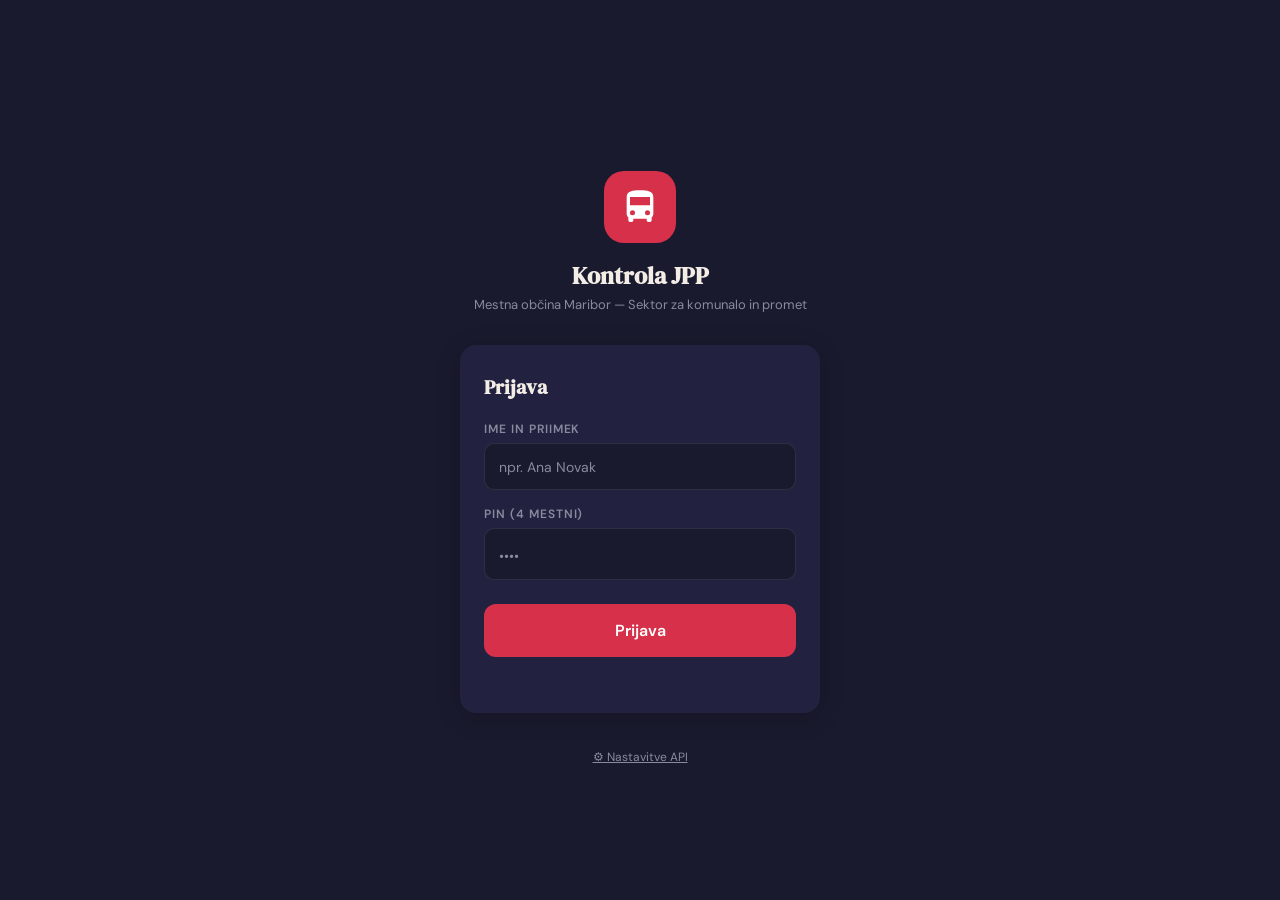
<file: index.html>
<!DOCTYPE html>
<html lang="sl">
<head>
  <meta charset="UTF-8">
  <meta name="viewport" content="width=device-width, initial-scale=1.0, maximum-scale=1.0, user-scalable=no">
  <title>Kontrola JPP — MOM</title>
  <link rel="manifest" href="manifest.json">
  <meta name="theme-color" content="#d6304a">
  <meta name="apple-mobile-web-app-capable" content="yes">
  <meta name="apple-mobile-web-app-status-bar-style" content="black-translucent">
  <meta name="apple-mobile-web-app-title" content="Kontrola JPP">
  <link rel="apple-touch-icon" href="icon-192.png">
  <link rel="preconnect" href="https://fonts.googleapis.com">
  <link href="https://fonts.googleapis.com/css2?family=DM+Serif+Display&family=DM+Sans:wght@400;500;600&display=swap" rel="stylesheet">
  <link rel="stylesheet" href="css/style.css">
  <style>
    body { background: var(--bg); display: flex; flex-direction: column; min-height: 100vh; }
    .login-wrap {
      flex: 1;
      display: flex;
      flex-direction: column;
      align-items: center;
      justify-content: center;
      padding: 24px;
      gap: 32px;
    }
    .login-logo {
      text-align: center;
    }
    .login-logo .logo-badge {
      display: inline-flex;
      align-items: center;
      justify-content: center;
      width: 72px; height: 72px;
      background: var(--primary);
      border-radius: 20px;
      margin-bottom: 16px;
    }
    .login-logo .logo-badge svg { width: 40px; height: 40px; fill: white; }
    .login-logo h1 {
      font-family: 'DM Serif Display', serif;
      font-size: 24px;
      color: var(--text-primary);
      margin: 0 0 4px;
    }
    .login-logo p {
      font-size: 13px;
      color: var(--text-secondary);
      margin: 0;
    }
    .login-card {
      background: var(--surface);
      border-radius: 16px;
      padding: 28px 24px;
      width: 100%;
      max-width: 360px;
      box-shadow: 0 4px 24px rgba(0,0,0,0.18);
    }
    .login-card h2 {
      font-family: 'DM Serif Display', serif;
      font-size: 20px;
      color: var(--text-primary);
      margin: 0 0 20px;
    }
    .form-group {
      margin-bottom: 16px;
    }
    .form-group label {
      display: block;
      font-size: 12px;
      font-weight: 600;
      color: var(--text-secondary);
      text-transform: uppercase;
      letter-spacing: 0.08em;
      margin-bottom: 6px;
    }
    .form-group input {
      width: 100%;
      background: var(--bg);
      border: 1.5px solid var(--border);
      border-radius: 10px;
      color: var(--text-primary);
      font-family: 'DM Sans', sans-serif;
      font-size: 16px;
      padding: 12px 14px;
      box-sizing: border-box;
      transition: border-color 0.15s;
      -webkit-appearance: none;
    }
    .form-group input:focus {
      outline: none;
      border-color: var(--primary);
    }
    .form-group input[type="password"] {
      letter-spacing: 6px;
      font-size: 20px;
    }
    .form-group input::placeholder { letter-spacing: 0; font-size: 14px; color: var(--text-secondary); }
    .btn-login {
      width: 100%;
      background: var(--primary);
      color: white;
      border: none;
      border-radius: 12px;
      font-family: 'DM Sans', sans-serif;
      font-size: 16px;
      font-weight: 600;
      padding: 16px;
      cursor: pointer;
      margin-top: 8px;
      transition: opacity 0.15s, transform 0.1s;
    }
    .btn-login:active { opacity: 0.85; transform: scale(0.98); }
    .btn-login:disabled { opacity: 0.5; }
    .login-err {
      color: var(--danger);
      font-size: 13px;
      text-align: center;
      min-height: 18px;
      margin-top: 10px;
    }
    .login-footer {
      text-align: center;
      font-size: 12px;
      color: var(--text-secondary);
    }
    .login-footer a { color: var(--text-secondary); }
    /* Config panel */
    .cfg-toggle {
      background: none;
      border: none;
      color: var(--text-secondary);
      font-size: 12px;
      cursor: pointer;
      padding: 4px 0;
      text-decoration: underline;
      font-family: 'DM Sans', sans-serif;
    }
    .cfg-panel {
      background: var(--surface);
      border-radius: 12px;
      padding: 16px;
      width: 100%;
      max-width: 360px;
      display: none;
    }
    .cfg-panel.open { display: block; }
    .cfg-panel label {
      display: block;
      font-size: 11px;
      font-weight: 600;
      color: var(--text-secondary);
      text-transform: uppercase;
      letter-spacing: 0.08em;
      margin-bottom: 6px;
    }
    .cfg-row {
      display: flex;
      gap: 8px;
    }
    .cfg-row input {
      flex: 1;
      background: var(--bg);
      border: 1.5px solid var(--border);
      border-radius: 8px;
      color: var(--text-primary);
      font-family: 'DM Sans', sans-serif;
      font-size: 12px;
      padding: 8px 10px;
    }
    .cfg-row button {
      background: var(--primary);
      color: white;
      border: none;
      border-radius: 8px;
      font-size: 12px;
      font-weight: 600;
      padding: 8px 14px;
      cursor: pointer;
      font-family: 'DM Sans', sans-serif;
      white-space: nowrap;
    }
  </style>
</head>
<body class="dark">
  <div class="login-wrap">
    <div class="login-logo">
      <div class="logo-badge">
        <!-- Bus icon -->
        <svg viewBox="0 0 24 24" xmlns="http://www.w3.org/2000/svg">
          <path d="M4 16c0 .88.39 1.67 1 2.22V20a1 1 0 001 1h1a1 1 0 001-1v-1h8v1a1 1 0 001 1h1a1 1 0 001-1v-1.78c.61-.55 1-1.34 1-2.22V6c0-3.5-3.58-4-8-4s-8 .5-8 4v10zm3.5 1a1.5 1.5 0 110-3 1.5 1.5 0 010 3zm9 0a1.5 1.5 0 110-3 1.5 1.5 0 010 3zM6 6h12v5H6V6z"/>
        </svg>
      </div>
      <h1>Kontrola JPP</h1>
      <p>Mestna občina Maribor — Sektor za komunalo in promet</p>
    </div>

    <div class="login-card">
      <h2>Prijava</h2>
      <div class="form-group">
        <label>Ime in priimek</label>
        <input type="text" id="inp-ime" placeholder="npr. Ana Novak" autocomplete="name" autocorrect="off" autocapitalize="words">
      </div>
      <div class="form-group">
        <label>PIN (4 mestni)</label>
        <input type="password" id="inp-pin" placeholder="••••" maxlength="4" inputmode="numeric" pattern="[0-9]*" autocomplete="current-password">
      </div>
      <button class="btn-login" id="btn-login" onclick="doLogin()">Prijava</button>
      <div class="login-err" id="login-err"></div>
    </div>

    <div class="login-footer">
      <button class="cfg-toggle" onclick="toggleCfg()">⚙ Nastavitve API</button>
    </div>

    <div class="cfg-panel" id="cfg-panel">
      <label>Google Apps Script URL</label>
      <div class="cfg-row">
        <input type="url" id="cfg-url" placeholder="https://script.google.com/macros/s/...">
        <button onclick="saveCfg()">Shrani</button>
      </div>
    </div>
  </div>

  <script src="js/app.js"></script>
  <script src="js/sheets.js"></script>
  <script>
    // Pre-fill config
    document.getElementById('cfg-url').value = window.APP.CFG.sheetsUrl || '';

    // If already logged in → redirect
    window.APP.loadAuth();
    if (window.APP.STATE.kontrolor) {
      window.location.href = 'app.html';
    }

    // Enter key support
    document.getElementById('inp-pin').addEventListener('keydown', e => {
      if (e.key === 'Enter') doLogin();
    });

    function toggleCfg() {
      document.getElementById('cfg-panel').classList.toggle('open');
    }

    function saveCfg() {
      const url = document.getElementById('cfg-url').value.trim();
      window.APP.CFG.sheetsUrl = url;
      window.APP.toast('URL shranjen');
      document.getElementById('cfg-panel').classList.remove('open');
    }

    async function doLogin() {
      const ime = document.getElementById('inp-ime').value.trim();
      const pin = document.getElementById('inp-pin').value.trim();
      const errEl = document.getElementById('login-err');
      const btn = document.getElementById('btn-login');

      errEl.textContent = '';
      if (!ime) { errEl.textContent = 'Vnesi ime in priimek.'; return; }
      if (!/^\d{4}$/.test(pin)) { errEl.textContent = 'PIN mora biti 4-mestna številka.'; return; }

      btn.disabled = true;
      btn.textContent = 'Prijavljam…';

      try {
        const r = await window.SHEETS.login(ime, pin);
        if (r.ok) {
          window.APP.saveAuth({ ime, pin });
          window.location.href = 'app.html';
        } else {
          errEl.textContent = r.msg || 'Napačno ime ali PIN.';
          btn.disabled = false;
          btn.textContent = 'Prijava';
        }
      } catch(e) {
        errEl.textContent = e.message || 'Napaka pri prijavi.';
        btn.disabled = false;
        btn.textContent = 'Prijava';
      }
    }
  </script>
</body>
</html>
</file>
<file: css/style.css>
/* ═══════════════════════════════════════════════════
   Kontrola JPP — Design System
   OCPS MOM branding: ocps.maribor.si
   ═══════════════════════════════════════════════════ */

@import url('https://fonts.googleapis.com/css2?family=DM+Sans:wght@400;500;600;700&family=DM+Serif+Display&display=swap');

/* ── CSS Variables: Field (dark) ── */
:root {
  --font-heading: 'DM Serif Display', serif;
  --font-body: 'DM Sans', system-ui, sans-serif;

  --bg:          #1a1a2e;
  --bg-surface:  #222240;
  --bg-elevated: #2a2a4a;
  --bg-input:    #16162b;

  --text:        #f3ede6;
  --text-muted:  #8a8a9e;
  --text-dim:    #5a5a6e;

  --primary:     #d6304a;
  --primary-glow:rgba(214,48,74,0.25);

  --on-time:     #3a8c5c;
  --on-time-bg:  rgba(58,140,92,0.18);
  --warning:     #e8734a;
  --warning-bg:  rgba(232,115,74,0.18);
  --danger:      #d6304a;
  --danger-bg:   rgba(214,48,74,0.18);
  --early:       #3a6b8c;
  --early-bg:    rgba(58,107,140,0.18);

  --border:      rgba(255,255,255,0.09);
  --shadow:      0 4px 24px rgba(0,0,0,0.4);
  --radius-sm:   8px;
  --radius:      14px;
  --radius-lg:   20px;
  --radius-full: 999px;
  --transition:  200ms ease-out;
}

/* ── Dashboard overrides ── */
[data-mode="dashboard"] {
  --bg:          #f3ede6;
  --bg-surface:  #faf7f3;
  --bg-elevated: #f0e8df;
  --bg-input:    #ffffff;
  --text:        #1a1a1a;
  --text-muted:  #5a5a5a;
  --text-dim:    #8a8a8a;
  --border:      #e0d8cf;
  --shadow:      0 2px 16px rgba(0,0,0,0.06);
  --bg-surface-card: #ffffff;
}

/* ── Reset ── */
*, *::before, *::after { box-sizing: border-box; margin: 0; padding: 0; }
html { font-size: 16px; -webkit-text-size-adjust: 100%; }
body {
  font-family: var(--font-body);
  background: var(--bg);
  color: var(--text);
  min-height: 100vh;
  -webkit-font-smoothing: antialiased;
}
button { font-family: var(--font-body); cursor: pointer; border: none; }
input, select, textarea { font-family: var(--font-body); }
a { color: inherit; text-decoration: none; }

/* ══════════════════════════════════════
   FIELD APP LAYOUT
   ══════════════════════════════════════ */

.app-wrap {
  max-width: 480px;
  margin: 0 auto;
  min-height: 100vh;
  display: flex;
  flex-direction: column;
}

/* ── App Header ── */
.app-header {
  background: var(--bg-surface);
  border-bottom: 1px solid var(--border);
  padding: 12px 16px;
  display: flex;
  align-items: center;
  gap: 12px;
  position: sticky;
  top: 0;
  z-index: 100;
}
.app-header .back-btn {
  background: none;
  color: var(--text-muted);
  font-size: 20px;
  padding: 8px;
  border-radius: var(--radius-sm);
  flex-shrink: 0;
}
.app-header .back-btn:hover { color: var(--text); }
.app-header h2 {
  font-family: var(--font-body);
  font-weight: 600;
  font-size: 16px;
  flex: 1;
}
.app-header .badge {
  font-size: 12px;
  font-weight: 600;
  padding: 4px 10px;
  border-radius: var(--radius-full);
  background: var(--bg-elevated);
  color: var(--text-muted);
}

/* ── Screen container ── */
.screen {
  display: none;
  flex: 1;
  flex-direction: column;
  overflow-y: auto;
  padding-bottom: env(safe-area-inset-bottom, 16px);
}
.screen.active { display: flex; }

/* ── Content padding ── */
.content { padding: 16px; flex: 1; }
.content-center {
  padding: 16px;
  flex: 1;
  display: flex;
  flex-direction: column;
  align-items: center;
  justify-content: center;
  gap: 24px;
}

/* ══════════════════════════════════════
   LOGIN SCREEN
   ══════════════════════════════════════ */
.login-logo {
  text-align: center;
  padding: 40px 16px 0;
}
.login-logo .logo-bus {
  font-size: 64px;
  line-height: 1;
  margin-bottom: 12px;
}
.login-logo h1 {
  font-family: var(--font-heading);
  font-size: 28px;
  color: var(--text);
  margin-bottom: 4px;
}
.login-logo p {
  font-size: 14px;
  color: var(--text-muted);
}
.login-form {
  padding: 24px 16px;
  display: flex;
  flex-direction: column;
  gap: 16px;
}
.field-group { display: flex; flex-direction: column; gap: 8px; }
.field-group label {
  font-size: 13px;
  font-weight: 600;
  color: var(--text-muted);
  text-transform: uppercase;
  letter-spacing: 0.5px;
}
.field-input {
  background: var(--bg-input);
  border: 1px solid var(--border);
  border-radius: var(--radius);
  padding: 14px 16px;
  font-size: 16px;
  color: var(--text);
  width: 100%;
  transition: border-color var(--transition);
}
.field-input:focus {
  outline: none;
  border-color: var(--primary);
  box-shadow: 0 0 0 3px var(--primary-glow);
}
.pin-input {
  letter-spacing: 12px;
  font-size: 24px;
  font-weight: 700;
  text-align: center;
}

/* ══════════════════════════════════════
   BUTTONS
   ══════════════════════════════════════ */
.btn {
  display: flex;
  align-items: center;
  justify-content: center;
  gap: 8px;
  border-radius: var(--radius-full);
  font-weight: 600;
  transition: all var(--transition);
  -webkit-tap-highlight-color: transparent;
}
.btn:active { transform: scale(0.97); }

.btn-primary {
  background: var(--primary);
  color: #fff;
  padding: 16px 24px;
  font-size: 16px;
  width: 100%;
  min-height: 56px;
}
.btn-primary:hover { filter: brightness(1.1); }

.btn-primary-lg {
  background: var(--primary);
  color: #fff;
  padding: 20px 32px;
  font-size: 18px;
  font-weight: 700;
  width: 100%;
  min-height: 72px;
  box-shadow: 0 4px 20px var(--primary-glow);
}

.btn-secondary {
  background: var(--bg-elevated);
  color: var(--text);
  border: 1px solid var(--border);
  padding: 14px 20px;
  font-size: 15px;
  min-height: 52px;
}

.btn-ghost {
  background: transparent;
  color: var(--text-muted);
  padding: 12px 20px;
  font-size: 14px;
}

.btn-full { width: 100%; }

/* Bottom action bar */
.action-bar {
  padding: 12px 16px;
  padding-bottom: max(12px, env(safe-area-inset-bottom));
  background: var(--bg-surface);
  border-top: 1px solid var(--border);
  display: flex;
  gap: 12px;
}

/* ══════════════════════════════════════
   SETUP SCREEN
   ══════════════════════════════════════ */
.setup-section {
  background: var(--bg-surface);
  border-radius: var(--radius);
  padding: 16px;
  margin-bottom: 12px;
}
.setup-section h3 {
  font-size: 12px;
  font-weight: 700;
  color: var(--text-muted);
  text-transform: uppercase;
  letter-spacing: 0.8px;
  margin-bottom: 12px;
}
.select-input {
  background: var(--bg-input);
  border: 1px solid var(--border);
  border-radius: var(--radius);
  padding: 14px 16px;
  font-size: 16px;
  color: var(--text);
  width: 100%;
}
.select-input:focus { outline: none; border-color: var(--primary); }

/* Vehicle lookup */
.reg-row { display: flex; gap: 8px; }
.reg-row .field-input { flex: 1; font-family: var(--font-body); text-transform: uppercase; }
.reg-badge {
  display: inline-flex;
  align-items: center;
  gap: 6px;
  background: var(--on-time-bg);
  color: var(--on-time);
  border-radius: var(--radius-full);
  padding: 4px 12px;
  font-size: 13px;
  font-weight: 600;
  margin-top: 8px;
}

/* Weather + day type pills */
.pill-row {
  display: flex;
  gap: 8px;
  flex-wrap: wrap;
}
.pill {
  padding: 8px 16px;
  border-radius: var(--radius-full);
  font-size: 14px;
  font-weight: 500;
  background: var(--bg-input);
  border: 1.5px solid var(--border);
  color: var(--text-muted);
  cursor: pointer;
  transition: all var(--transition);
}
.pill.active {
  background: var(--primary);
  border-color: var(--primary);
  color: #fff;
}

/* ══════════════════════════════════════
   STOP SCREEN (LIVE)
   ══════════════════════════════════════ */

/* Progress bar */
.stop-progress {
  padding: 12px 16px 8px;
}
.progress-track {
  display: flex;
  align-items: center;
  gap: 0;
  overflow-x: auto;
  scrollbar-width: none;
  padding: 4px 0;
}
.progress-track::-webkit-scrollbar { display: none; }
.prog-dot {
  width: 10px; height: 10px;
  border-radius: 50%;
  background: var(--text-dim);
  flex-shrink: 0;
  transition: all var(--transition);
}
.prog-dot.done { background: var(--on-time); }
.prog-dot.current {
  width: 14px; height: 14px;
  background: var(--primary);
  box-shadow: 0 0 0 3px var(--primary-glow);
}
.prog-line {
  flex: 1;
  height: 2px;
  background: var(--text-dim);
  min-width: 8px;
}
.prog-line.done { background: var(--on-time); }

.stop-counter {
  font-size: 12px;
  color: var(--text-muted);
  text-align: center;
  margin-top: 6px;
}

/* Stop main card */
.stop-card {
  margin: 0 16px 12px;
  background: var(--bg-surface);
  border-radius: var(--radius-lg);
  padding: 20px;
  border: 1px solid var(--border);
}

.delay-badge {
  display: inline-flex;
  align-items: center;
  gap: 4px;
  padding: 4px 12px;
  border-radius: var(--radius-full);
  font-size: 12px;
  font-weight: 700;
  margin-bottom: 10px;
}
.delay-badge.on-time  { background: var(--on-time-bg); color: var(--on-time); }
.delay-badge.warning  { background: var(--warning-bg); color: var(--warning); }
.delay-badge.danger   { background: var(--danger-bg);  color: var(--danger);  }
.delay-badge.early    { background: var(--early-bg);   color: var(--early);   }
.delay-badge.pending  { background: var(--bg-elevated); color: var(--text-muted); }

.stop-name {
  font-size: 22px;
  font-weight: 700;
  color: var(--text);
  line-height: 1.2;
  margin-bottom: 12px;
}

.time-row {
  display: flex;
  gap: 20px;
}
.time-item {}
.time-label {
  font-size: 11px;
  text-transform: uppercase;
  letter-spacing: 0.5px;
  color: var(--text-muted);
  margin-bottom: 2px;
}
.time-value {
  font-size: 20px;
  font-weight: 700;
  font-variant-numeric: tabular-nums;
  color: var(--text);
}
.time-value.actual { color: var(--primary); }
.time-value.placeholder { color: var(--text-dim); }

/* PRISPEL button area */
.arrived-area {
  padding: 0 16px 12px;
}
.btn-arrived {
  background: var(--primary);
  color: #fff;
  font-size: 20px;
  font-weight: 700;
  width: 100%;
  min-height: 80px;
  border-radius: var(--radius-lg);
  box-shadow: 0 6px 24px var(--primary-glow);
  display: flex;
  align-items: center;
  justify-content: center;
  gap: 12px;
  transition: all var(--transition);
}
.btn-arrived:active { transform: scale(0.97); }
.btn-arrived.done {
  background: var(--on-time-bg);
  color: var(--on-time);
  box-shadow: none;
}

/* Passenger counters */
.counters-grid {
  display: grid;
  grid-template-columns: 1fr 1fr 1fr;
  gap: 10px;
  padding: 0 16px 12px;
}
.counter-box {
  background: var(--bg-surface);
  border-radius: var(--radius);
  padding: 12px 8px;
  text-align: center;
  border: 1px solid var(--border);
}
.counter-label {
  font-size: 11px;
  color: var(--text-muted);
  text-transform: uppercase;
  letter-spacing: 0.4px;
  margin-bottom: 8px;
}
.counter-controls {
  display: flex;
  align-items: center;
  justify-content: center;
  gap: 6px;
}
.counter-btn {
  width: 36px;
  height: 36px;
  border-radius: 50%;
  background: var(--bg-elevated);
  color: var(--text);
  font-size: 20px;
  font-weight: 300;
  display: flex;
  align-items: center;
  justify-content: center;
  border: 1px solid var(--border);
  flex-shrink: 0;
}
.counter-btn:active { background: var(--primary); color: #fff; }
.counter-value {
  font-size: 24px;
  font-weight: 700;
  min-width: 36px;
  text-align: center;
  font-variant-numeric: tabular-nums;
}

/* Skip stop toggle */
.skip-row {
  padding: 0 16px 8px;
  display: flex;
  align-items: center;
  gap: 10px;
}
.skip-label { font-size: 14px; color: var(--text-muted); }
.toggle-switch {
  position: relative;
  width: 44px;
  height: 24px;
}
.toggle-switch input { opacity: 0; width: 0; height: 0; }
.toggle-slider {
  position: absolute;
  inset: 0;
  background: var(--bg-elevated);
  border-radius: 12px;
  cursor: pointer;
  transition: var(--transition);
}
.toggle-slider::before {
  content: '';
  position: absolute;
  width: 18px; height: 18px;
  left: 3px; top: 3px;
  background: var(--text-muted);
  border-radius: 50%;
  transition: var(--transition);
}
input:checked + .toggle-slider { background: var(--primary); }
input:checked + .toggle-slider::before {
  transform: translateX(20px);
  background: #fff;
}

/* ══════════════════════════════════════
   CHECKLIST SCREENS
   ══════════════════════════════════════ */
.checklist-legend {
  display: grid;
  grid-template-columns: 1fr repeat(5, 40px);
  gap: 6px;
  padding: 10px 16px;
  background: var(--bg-surface);
  border-bottom: 1px solid var(--border);
  position: sticky;
  top: 0;
  z-index: 10;
}
.legend-spacer {}
.legend-label {
  font-size: 10px;
  font-weight: 700;
  text-align: center;
  color: var(--text-muted);
  text-transform: uppercase;
}

.checklist-item {
  display: grid;
  grid-template-columns: 1fr repeat(5, 40px);
  gap: 6px;
  align-items: center;
  padding: 12px 16px;
  border-bottom: 1px solid var(--border);
}
.checklist-item:last-child { border-bottom: none; }
.checklist-item-name {
  font-size: 14px;
  color: var(--text);
  line-height: 1.3;
}
.checklist-item-num {
  font-size: 11px;
  color: var(--text-muted);
  margin-bottom: 2px;
}
.radio-btn {
  width: 36px; height: 36px;
  border-radius: 50%;
  background: var(--bg-input);
  border: 2px solid var(--border);
  display: flex;
  align-items: center;
  justify-content: center;
  cursor: pointer;
  transition: all var(--transition);
  font-size: 14px;
}
.radio-btn:active { transform: scale(0.9); }
.radio-btn.sel-dobro    { background: var(--on-time-bg); border-color: var(--on-time); }
.radio-btn.sel-zadov    { background: rgba(58,107,140,0.15); border-color: var(--early); }
.radio-btn.sel-nezad    { background: var(--warning-bg); border-color: var(--warning); }
.radio-btn.sel-slabo    { background: var(--danger-bg); border-color: var(--danger); }
.radio-btn.sel-na       { background: var(--bg-elevated); border-color: var(--text-dim); }

/* Da/Delno/Ne groups */
.ddne-list { padding: 8px 16px; }
.ddne-item {
  background: var(--bg-surface);
  border-radius: var(--radius);
  padding: 14px;
  margin-bottom: 10px;
}
.ddne-item-name {
  font-size: 15px;
  font-weight: 600;
  margin-bottom: 12px;
}
.ddne-row {
  display: flex;
  gap: 8px;
}
.ddne-btn {
  flex: 1;
  height: 52px;
  border-radius: var(--radius);
  font-size: 14px;
  font-weight: 600;
  background: var(--bg-input);
  border: 2px solid var(--border);
  color: var(--text-muted);
  transition: all var(--transition);
}
.ddne-btn:active { transform: scale(0.96); }
.ddne-btn.sel-da    { background: var(--on-time-bg); border-color: var(--on-time); color: var(--on-time); }
.ddne-btn.sel-delno { background: var(--warning-bg); border-color: var(--warning); color: var(--warning); }
.ddne-btn.sel-ne    { background: var(--danger-bg); border-color: var(--danger); color: var(--danger); }

/* ══════════════════════════════════════
   REVIEW SCREEN
   ══════════════════════════════════════ */
.review-section {
  background: var(--bg-surface);
  border-radius: var(--radius);
  padding: 16px;
  margin-bottom: 12px;
}
.review-section h4 {
  font-size: 12px;
  font-weight: 700;
  color: var(--text-muted);
  text-transform: uppercase;
  letter-spacing: 0.8px;
  margin-bottom: 12px;
}
.review-row {
  display: flex;
  justify-content: space-between;
  align-items: center;
  padding: 8px 0;
  border-bottom: 1px solid var(--border);
  font-size: 14px;
}
.review-row:last-child { border-bottom: none; }
.review-label { color: var(--text-muted); }
.review-value { font-weight: 600; }
.score-bar {
  display: flex;
  align-items: center;
  gap: 8px;
}
.score-fill {
  height: 6px;
  border-radius: 3px;
  background: var(--on-time);
  min-width: 4px;
}
.score-track {
  width: 80px;
  height: 6px;
  border-radius: 3px;
  background: var(--bg-elevated);
  overflow: hidden;
}

/* Submit area */
.submit-area { padding: 16px; }
.submit-warning {
  background: var(--warning-bg);
  border: 1px solid var(--warning);
  border-radius: var(--radius);
  padding: 12px;
  font-size: 13px;
  color: var(--warning);
  margin-bottom: 12px;
  display: none;
}
.submit-warning.show { display: block; }

/* ══════════════════════════════════════
   SYNC STATUS
   ══════════════════════════════════════ */
.sync-status {
  padding: 8px 16px;
  background: var(--bg-surface);
  font-size: 12px;
  color: var(--text-dim);
  text-align: center;
  border-bottom: 1px solid var(--border);
}
.sync-ok   { color: var(--on-time); }
.sync-wait { color: var(--warning); }
.sync-err  { color: var(--danger); }

/* ══════════════════════════════════════
   DASHBOARD (LIGHT MODE)
   ══════════════════════════════════════ */
[data-mode="dashboard"] body {
  background: var(--bg);
}

.dash-layout {
  display: flex;
  min-height: 100vh;
}

/* Sidebar */
.dash-sidebar {
  width: 220px;
  background: var(--bg-input);
  border-right: 1px solid var(--border);
  padding: 24px 16px;
  flex-shrink: 0;
  position: sticky;
  top: 0;
  height: 100vh;
  overflow-y: auto;
}
.dash-logo {
  display: flex;
  align-items: center;
  gap: 10px;
  margin-bottom: 32px;
}
.dash-logo span { font-size: 24px; }
.dash-logo h1 {
  font-family: var(--font-heading);
  font-size: 18px;
  color: var(--text);
}
.dash-nav-item {
  display: flex;
  align-items: center;
  gap: 10px;
  padding: 10px 12px;
  border-radius: var(--radius);
  font-size: 14px;
  font-weight: 500;
  color: var(--text-muted);
  cursor: pointer;
  transition: all var(--transition);
  margin-bottom: 4px;
}
.dash-nav-item:hover { background: var(--bg-elevated); color: var(--text); }
.dash-nav-item.active { background: var(--primary); color: #fff; }

/* Main content */
.dash-main {
  flex: 1;
  padding: 24px;
  overflow-y: auto;
}
.dash-header {
  margin-bottom: 24px;
}
.dash-header h2 {
  font-family: var(--font-heading);
  font-size: 28px;
  color: var(--text);
  margin-bottom: 4px;
}
.dash-header p { font-size: 14px; color: var(--text-muted); }

/* KPI cards */
.kpi-grid {
  display: grid;
  grid-template-columns: repeat(auto-fit, minmax(180px, 1fr));
  gap: 16px;
  margin-bottom: 24px;
}
.kpi-card {
  background: var(--bg-input);
  border-radius: var(--radius);
  padding: 20px;
  border: 1px solid var(--border);
  box-shadow: var(--shadow);
  transition: all var(--transition);
}
.kpi-card:hover { transform: translateY(-2px); box-shadow: 0 4px 24px rgba(0,0,0,0.10); }
.kpi-label {
  font-size: 12px;
  font-weight: 600;
  color: var(--text-muted);
  text-transform: uppercase;
  letter-spacing: 0.5px;
  margin-bottom: 8px;
}
.kpi-value {
  font-size: 32px;
  font-weight: 700;
  color: var(--text);
  font-variant-numeric: tabular-nums;
  line-height: 1;
  margin-bottom: 6px;
}
.kpi-trend {
  font-size: 13px;
  color: var(--text-muted);
}
.kpi-trend.up { color: var(--on-time); }
.kpi-trend.down { color: var(--danger); }

/* Charts grid */
.charts-grid {
  display: grid;
  grid-template-columns: repeat(auto-fit, minmax(320px, 1fr));
  gap: 16px;
  margin-bottom: 24px;
}
.chart-card {
  background: var(--bg-input);
  border-radius: var(--radius);
  padding: 20px;
  border: 1px solid var(--border);
  box-shadow: var(--shadow);
}
.chart-card h3 {
  font-size: 15px;
  font-weight: 700;
  color: var(--text);
  margin-bottom: 4px;
}
.chart-card p {
  font-size: 12px;
  color: var(--text-muted);
  margin-bottom: 16px;
}
.chart-wrap { position: relative; height: 220px; }

/* Table */
.table-card {
  background: var(--bg-input);
  border-radius: var(--radius);
  border: 1px solid var(--border);
  box-shadow: var(--shadow);
  overflow: hidden;
  margin-bottom: 24px;
}
.table-toolbar {
  padding: 16px 20px;
  border-bottom: 1px solid var(--border);
  display: flex;
  gap: 12px;
  align-items: center;
  flex-wrap: wrap;
}
.table-toolbar h3 { font-size: 15px; font-weight: 700; flex: 1; }
.table-search {
  background: var(--bg);
  border: 1px solid var(--border);
  border-radius: var(--radius-full);
  padding: 8px 14px;
  font-size: 14px;
  color: var(--text);
  width: 200px;
}
.table-search:focus { outline: none; border-color: var(--primary); }
.filter-pills { display: flex; gap: 6px; flex-wrap: wrap; }
.filter-pill {
  padding: 5px 12px;
  border-radius: var(--radius-full);
  font-size: 12px;
  font-weight: 600;
  background: var(--bg);
  border: 1.5px solid var(--border);
  color: var(--text-muted);
  cursor: pointer;
  transition: all var(--transition);
}
.filter-pill.active { background: var(--primary); border-color: var(--primary); color: #fff; }

.dash-table { width: 100%; border-collapse: collapse; }
.dash-table th {
  padding: 10px 16px;
  font-size: 12px;
  font-weight: 700;
  color: var(--text-muted);
  text-transform: uppercase;
  letter-spacing: 0.4px;
  text-align: left;
  border-bottom: 1px solid var(--border);
  background: var(--bg);
  cursor: pointer;
  user-select: none;
}
.dash-table th:hover { color: var(--text); }
.dash-table td {
  padding: 12px 16px;
  font-size: 14px;
  border-bottom: 1px solid var(--border);
}
.dash-table tr:last-child td { border-bottom: none; }
.dash-table tr:hover td { background: var(--bg); }

/* Status badges */
.badge {
  display: inline-flex;
  align-items: center;
  padding: 3px 10px;
  border-radius: var(--radius-full);
  font-size: 12px;
  font-weight: 600;
}
.badge-green { background: var(--on-time-bg); color: var(--on-time); }
.badge-yellow { background: var(--warning-bg); color: var(--warning); }
.badge-red    { background: var(--danger-bg);  color: var(--danger);  }
.badge-blue   { background: var(--early-bg);   color: var(--early);   }

/* Responsive */
@media (max-width: 768px) {
  .dash-sidebar { display: none; }
  .dash-main { padding: 16px; }
  .kpi-grid { grid-template-columns: 1fr 1fr; }
  .charts-grid { grid-template-columns: 1fr; }
}

/* ── Utils ── */
.text-center { text-align: center; }
.text-muted { color: var(--text-muted); }
.mt-8  { margin-top: 8px; }
.mt-16 { margin-top: 16px; }
.mb-8  { margin-bottom: 8px; }
.hidden { display: none !important; }
.loading {
  text-align: center;
  padding: 40px 16px;
  color: var(--text-muted);
}

/* ── Toast notifications ── */
.toast-wrap {
  position: fixed;
  bottom: 80px;
  left: 50%;
  transform: translateX(-50%);
  z-index: 1000;
  pointer-events: none;
}
.toast {
  background: var(--bg-surface);
  border: 1px solid var(--border);
  border-radius: var(--radius-full);
  padding: 10px 20px;
  font-size: 14px;
  font-weight: 500;
  box-shadow: var(--shadow);
  animation: toastIn 0.2s ease-out, toastOut 0.3s ease-in 2.7s forwards;
  white-space: nowrap;
}
@keyframes toastIn  { from { opacity:0; transform: translateY(10px); } to { opacity:1; transform: translateY(0); } }
@keyframes toastOut { from { opacity:1; } to { opacity:0; } }
@keyframes spin { to { transform: rotate(360deg); } }

/* vstopili / izstopili counter tints */
.counter-item-vstopili {
  border: 1.5px solid rgba(58,140,92,0.4) !important;
}
.counter-item-vstopili .counter-label { color: var(--on-time); }

.counter-item-izstopili {
  border: 1.5px solid rgba(214,48,74,0.4) !important;
}
.counter-item-izstopili .counter-label { color: var(--danger); }

/* Skip button — big red toggle */
.btn-skip {
  width: 100%;
  padding: 14px;
  border-radius: 12px;
  font-size: 15px;
  font-weight: 600;
  background: rgba(214,48,74,0.12);
  border: 2px solid var(--danger);
  color: var(--danger);
  cursor: pointer;
  margin-bottom: 14px;
  transition: all 0.15s;
  font-family: 'DM Sans', sans-serif;
}
.btn-skip.active {
  background: var(--danger);
  color: #fff;
}
.btn-skip:active { transform: scale(0.98); }

/* Naprej button — green */
.btn-next {
  background: var(--on-time);
  color: #fff;
  padding: 14px 20px;
  font-size: 15px;
  font-weight: 600;
  border-radius: 12px;
  border: none;
  cursor: pointer;
  width: 100%;
  transition: opacity 0.15s, transform 0.1s;
  font-family: 'DM Sans', sans-serif;
}
.btn-next:active { opacity: 0.85; transform: scale(0.98); }

/* ══════════════════════════════════════
   THEME CLASSES
   ══════════════════════════════════════ */
body.dark {
  --bg: #1a1a2e;
  --surface: #222240;
  --elevated: #2a2a4a;
  --text-primary: #f3ede6;
  --text-secondary: #8a8a9e;
  --border: rgba(255,255,255,0.09);
  --primary: #d6304a;
  --on-time: #3a8c5c;
  --warning: #e8734a;
  --danger: #d6304a;
}
body.light {
  --bg: #f3ede6;
  --surface: #faf7f3;
  --elevated: #f0e8df;
  --text-primary: #1a1a1a;
  --text-secondary: #5a5a5a;
  --border: #e0d8cf;
  --primary: #d6304a;
  --on-time: #3a8c5c;
  --warning: #e8734a;
  --danger: #d6304a;
}

/* ══════════════════════════════════════
   APP HEADER (app.html)
   ══════════════════════════════════════ */
.app-header {
  background: var(--surface, var(--bg-surface));
  border-bottom: 1px solid var(--border);
  padding: 10px 16px;
  display: flex;
  align-items: center;
  justify-content: space-between;
  position: sticky;
  top: 0;
  z-index: 100;
  gap: 12px;
}
.app-header-left { display: flex; align-items: center; gap: 10px; }
.header-badge {
  background: var(--primary);
  color: white;
  font-size: 11px;
  font-weight: 700;
  padding: 4px 8px;
  border-radius: 6px;
  letter-spacing: 0.06em;
  flex-shrink: 0;
}
.header-meta { min-width: 0; }
.header-line {
  font-size: 14px;
  font-weight: 600;
  color: var(--text-primary, var(--text));
  white-space: nowrap;
  overflow: hidden;
  text-overflow: ellipsis;
}
.header-sub { font-size: 11px; color: var(--text-secondary, var(--text-muted)); }
.header-actions { display: flex; gap: 4px; }
.icon-btn {
  background: none;
  border: none;
  color: var(--text-secondary, var(--text-muted));
  width: 38px; height: 38px;
  border-radius: 8px;
  display: flex;
  align-items: center;
  justify-content: center;
  cursor: pointer;
  transition: background 0.15s;
}
.icon-btn:hover { background: var(--elevated, var(--bg-elevated)); color: var(--text-primary, var(--text)); }
.icon-btn svg { width: 18px; height: 18px; }

/* ══════════════════════════════════════
   SCREEN CONTENT WRAPPER
   ══════════════════════════════════════ */
.screen-content {
  padding: 16px;
  max-width: 540px;
  margin: 0 auto;
  width: 100%;
}

/* ══════════════════════════════════════
   FORM COMPONENTS (setup screen)
   ══════════════════════════════════════ */
.form-block { margin-bottom: 16px; }
.field-label {
  display: block;
  font-size: 11px;
  font-weight: 600;
  color: var(--text-secondary, var(--text-muted));
  text-transform: uppercase;
  letter-spacing: 0.07em;
  margin-bottom: 6px;
}
.field-select {
  width: 100%;
  background: var(--elevated, var(--bg-input));
  border: 1.5px solid var(--border);
  border-radius: 10px;
  color: var(--text-primary, var(--text));
  font-family: 'DM Sans', sans-serif;
  font-size: 15px;
  padding: 12px 14px;
  appearance: none;
  background-image: url("data:image/svg+xml,%3Csvg xmlns='http://www.w3.org/2000/svg' width='12' height='8' viewBox='0 0 12 8'%3E%3Cpath d='M1 1l5 5 5-5' stroke='%238a8a9e' stroke-width='1.5' fill='none' stroke-linecap='round'/%3E%3C/svg%3E");
  background-repeat: no-repeat;
  background-position: right 14px center;
  padding-right: 38px;
}
.field-select:focus { outline: none; border-color: var(--primary); }
.field-input {
  width: 100%;
  background: var(--elevated, var(--bg-input));
  border: 1.5px solid var(--border);
  border-radius: 10px;
  color: var(--text-primary, var(--text));
  font-family: 'DM Sans', sans-serif;
  font-size: 15px;
  padding: 12px 14px;
}
.field-input:focus { outline: none; border-color: var(--primary); }
.field-hint {
  font-size: 12px;
  color: var(--on-time);
  margin-top: 5px;
}
.field-textarea {
  width: 100%;
  background: var(--elevated, var(--bg-input));
  border: 1.5px solid var(--border);
  border-radius: 10px;
  color: var(--text-primary, var(--text));
  font-family: 'DM Sans', sans-serif;
  font-size: 14px;
  padding: 12px 14px;
  resize: vertical;
}
.field-textarea:focus { outline: none; border-color: var(--primary); }

/* Sections */
.section-label {
  font-size: 11px;
  font-weight: 700;
  color: var(--primary);
  text-transform: uppercase;
  letter-spacing: 0.1em;
  margin-bottom: 10px;
}
.section-desc {
  font-size: 12px;
  color: var(--text-secondary, var(--text-muted));
  margin-bottom: 14px;
  line-height: 1.5;
}

/* Bottom actions */
.bottom-actions {
  margin-top: 24px;
  padding-top: 16px;
  border-top: 1px solid var(--border);
}
.bottom-actions.two-col {
  display: grid;
  grid-template-columns: 1fr 1fr;
  gap: 10px;
}
.btn-primary {
  background: var(--primary);
  color: #fff;
  padding: 14px 20px;
  font-size: 15px;
  font-weight: 600;
  border-radius: 12px;
  border: none;
  cursor: pointer;
  width: 100%;
  transition: opacity 0.15s, transform 0.1s;
}
.btn-primary:active { opacity: 0.85; transform: scale(0.98); }
.btn-secondary {
  background: var(--elevated, var(--bg-elevated));
  color: var(--text-primary, var(--text));
  padding: 14px 20px;
  font-size: 15px;
  font-weight: 600;
  border-radius: 12px;
  border: 1px solid var(--border);
  cursor: pointer;
  width: 100%;
  transition: background 0.15s;
}
.btn-submit {
  background: var(--on-time);
  color: #fff;
  padding: 14px 20px;
  font-size: 15px;
  font-weight: 600;
  border-radius: 12px;
  border: none;
  cursor: pointer;
  width: 100%;
  transition: opacity 0.15s;
}
.btn-submit:active { opacity: 0.85; }
.btn-submit:disabled { opacity: 0.5; cursor: default; }

/* ══════════════════════════════════════
   STOP SCREEN ADDITIONS
   ══════════════════════════════════════ */
.progress-bar { margin-bottom: 12px; }
.progress-label {
  font-size: 12px;
  color: var(--text-secondary, var(--text-muted));
  text-align: center;
  margin-top: 6px;
}
.stop-card {
  background: var(--surface, var(--bg-surface));
  border-radius: 16px;
  padding: 18px;
  margin-bottom: 14px;
  border: 1px solid var(--border);
}
.time-grid {
  display: grid;
  grid-template-columns: 1fr 1fr;
  gap: 8px;
}
.time-col { }
.time-label {
  font-size: 10px;
  text-transform: uppercase;
  letter-spacing: 0.05em;
  color: var(--text-secondary, var(--text-muted));
  margin-bottom: 3px;
}
.time-value {
  font-size: 18px;
  font-weight: 700;
  font-variant-numeric: tabular-nums;
  color: var(--text-primary, var(--text));
}
.time-value.actual { color: var(--primary); }
.time-value.placeholder { color: var(--text-secondary, var(--text-muted)); }
.btn-arrived {
  width: 100%;
  min-height: 80px;
  background: var(--primary);
  color: #fff;
  font-size: 20px;
  font-weight: 700;
  border-radius: 16px;
  border: none;
  cursor: pointer;
  margin-bottom: 16px;
  box-shadow: 0 4px 20px rgba(214,48,74,0.35);
  transition: all 0.15s;
}
.btn-arrived.done {
  background: rgba(58,140,92,0.18);
  color: var(--on-time);
  box-shadow: none;
  font-size: 16px;
}
.btn-arrived:active { transform: scale(0.98); }
.counter-group {
  display: grid;
  grid-template-columns: 1fr 1fr 1fr;
  gap: 10px;
  margin-bottom: 14px;
}
.counter-group-2x2 {
  grid-template-columns: 1fr 1fr;
}
.counter-item {
  background: var(--surface, var(--bg-surface));
  border-radius: 12px;
  padding: 12px 8px;
  text-align: center;
  border: 1px solid var(--border);
}
.counter-label {
  font-size: 10px;
  text-transform: uppercase;
  letter-spacing: 0.05em;
  color: var(--text-secondary, var(--text-muted));
  margin-bottom: 8px;
}
.counter-controls {
  display: flex;
  align-items: center;
  justify-content: center;
  gap: 4px;
}
.counter-btn {
  width: 36px; height: 36px;
  border-radius: 50%;
  background: var(--elevated, var(--bg-elevated));
  color: var(--text-primary, var(--text));
  font-size: 20px;
  font-weight: 300;
  border: 1px solid var(--border);
  cursor: pointer;
  flex-shrink: 0;
}
.counter-btn:active { background: var(--primary); color: #fff; }
.counter-value {
  font-size: 24px;
  font-weight: 700;
  min-width: 36px;
  text-align: center;
  font-variant-numeric: tabular-nums;
}
.skip-row { margin-bottom: 14px; }
.toggle-label {
  display: flex;
  align-items: center;
  gap: 10px;
  font-size: 14px;
  color: var(--text-secondary, var(--text-muted));
  cursor: pointer;
}
.toggle-label input[type="checkbox"] { display: none; }
.toggle-track {
  width: 44px; height: 24px;
  border-radius: 12px;
  background: var(--elevated, var(--bg-elevated));
  border: 1.5px solid var(--border);
  position: relative;
  flex-shrink: 0;
  transition: background 0.15s;
}
.toggle-track::after {
  content: '';
  position: absolute;
  width: 16px; height: 16px;
  border-radius: 50%;
  background: var(--text-secondary, var(--text-muted));
  top: 2px; left: 2px;
  transition: transform 0.15s, background 0.15s;
}
.toggle-label input:checked ~ .toggle-track { background: var(--primary); border-color: var(--primary); }
.toggle-label input:checked ~ .toggle-track::after { transform: translateX(20px); background: #fff; }

/* ══════════════════════════════════════
   CHECKLIST HEADER
   ══════════════════════════════════════ */
.checklist-header {
  display: grid;
  grid-template-columns: 1fr repeat(5, 38px);
  gap: 4px;
  padding: 8px 0;
  margin-bottom: 4px;
  border-bottom: 1px solid var(--border);
}
.ch-label {
  font-size: 10px;
  font-weight: 700;
  text-align: center;
  color: var(--text-secondary, var(--text-muted));
  text-transform: uppercase;
}
.checklist-item {
  display: grid;
  grid-template-columns: 1fr repeat(5, 38px);
  gap: 4px;
  align-items: center;
  padding: 10px 0;
  border-bottom: 1px solid var(--border);
}
.checklist-item:last-child { border-bottom: none; }
.checklist-item-num {
  font-size: 10px;
  color: var(--text-secondary, var(--text-muted));
  margin-bottom: 2px;
}
.checklist-item > div:first-child { font-size: 13px; line-height: 1.3; color: var(--text-primary, var(--text)); }
.radio-btn {
  width: 36px; height: 36px;
  border-radius: 50%;
  background: var(--elevated, var(--bg-input));
  border: 2px solid var(--border);
  display: flex;
  align-items: center;
  justify-content: center;
  cursor: pointer;
  transition: all 0.12s;
  font-size: 12px;
  font-weight: 700;
  color: var(--text-secondary, var(--text-muted));
}
.radio-btn:active { transform: scale(0.88); }
.sel-dobro { background: rgba(58,140,92,0.2) !important; border-color: var(--on-time) !important; color: var(--on-time) !important; }
.sel-zadov { background: rgba(58,107,140,0.2) !important; border-color: #3a6b8c !important; color: #3a6b8c !important; }
.sel-nezad { background: rgba(232,115,74,0.2) !important; border-color: var(--warning) !important; color: var(--warning) !important; }
.sel-slabo { background: rgba(214,48,74,0.2) !important; border-color: var(--danger) !important; color: var(--danger) !important; }
.sel-na    { background: var(--elevated, var(--bg-elevated)) !important; border-color: var(--text-secondary, var(--text-muted)) !important; }

/* DDNE items */
.ddne-item {
  background: var(--surface, var(--bg-surface));
  border-radius: 12px;
  padding: 14px;
  margin-bottom: 10px;
  border: 1px solid var(--border);
}
.ddne-item-name {
  font-size: 14px;
  font-weight: 600;
  color: var(--text-primary, var(--text));
  margin-bottom: 10px;
}
.ddne-row { display: flex; gap: 8px; }
.ddne-btn {
  flex: 1;
  height: 48px;
  border-radius: 10px;
  font-size: 13px;
  font-weight: 600;
  background: var(--elevated, var(--bg-input));
  border: 1.5px solid var(--border);
  color: var(--text-secondary, var(--text-muted));
  cursor: pointer;
  transition: all 0.12s;
}
.ddne-btn:active { transform: scale(0.96); }
.sel-da    { background: rgba(58,140,92,0.18) !important; border-color: var(--on-time) !important; color: var(--on-time) !important; }
.sel-delno { background: rgba(232,115,74,0.18) !important; border-color: var(--warning) !important; color: var(--warning) !important; }
.sel-ne    { background: rgba(214,48,74,0.18) !important; border-color: var(--danger) !important; color: var(--danger) !important; }

/* ══════════════════════════════════════
   REVIEW SCREEN
   ══════════════════════════════════════ */
.review-card {
  background: var(--surface, var(--bg-surface));
  border-radius: 14px;
  padding: 4px 0;
  border: 1px solid var(--border);
  margin-bottom: 16px;
}
.review-row {
  display: flex;
  justify-content: space-between;
  align-items: center;
  padding: 10px 14px;
  border-bottom: 1px solid var(--border);
  font-size: 14px;
}
.review-row:last-child { border-bottom: none; }
.review-row span { color: var(--text-secondary, var(--text-muted)); }
.review-row strong { color: var(--text-primary, var(--text)); font-weight: 600; }
.score-section {
  background: var(--surface, var(--bg-surface));
  border-radius: 14px;
  padding: 14px;
  border: 1px solid var(--border);
  margin-bottom: 16px;
}
.score-row {
  display: flex;
  justify-content: space-between;
  align-items: center;
  font-size: 13px;
  margin-bottom: 6px;
}
.score-row span { color: var(--text-secondary, var(--text-muted)); }
.score-row strong { font-weight: 700; color: var(--text-primary, var(--text)); }
.score-bar-track {
  width: 100%;
  height: 6px;
  background: var(--elevated, var(--bg-elevated));
  border-radius: 3px;
  overflow: hidden;
}
.score-bar-fill {
  height: 100%;
  border-radius: 3px;
  transition: width 0.4s ease;
}
.submit-warning {
  background: rgba(232,115,74,0.12);
  border: 1px solid var(--warning);
  border-radius: 10px;
  padding: 10px 14px;
  font-size: 13px;
  color: var(--warning);
  margin-bottom: 12px;
  display: none;
}
.submit-warning.show { display: block; }

/* ══════════════════════════════════════
   SLIDER RATING (1.3 / 1.4 / 1.5)
══════════════════════════════════════ */
.slider-item {
  padding: 14px 16px;
  border-bottom: 1px solid var(--border);
}
.slider-item:last-child { border-bottom: none; }

.slider-header {
  display: flex;
  align-items: baseline;
  gap: 8px;
  margin-bottom: 10px;
}
.slider-name {
  font-size: 14px;
  color: var(--text, #e8e8e8);
  line-height: 1.3;
}

.slider-track {
  display: flex;
  align-items: center;
  gap: 10px;
}
.slider-min, .slider-max {
  font-size: 12px;
  color: var(--text-muted, #888);
  min-width: 12px;
  text-align: center;
}

.rating-slider {
  flex: 1;
  -webkit-appearance: none;
  appearance: none;
  height: 6px;
  border-radius: 3px;
  background: linear-gradient(to right,
    var(--danger, #d6304a) 0%,
    var(--warning, #e8734a) 50%,
    var(--on-time, #3a8c5c) 100%);
  outline: none;
  cursor: pointer;
}
.rating-slider.unset {
  background: var(--bg-input, #2a2a3e);
  opacity: 0.5;
}
.rating-slider::-webkit-slider-thumb {
  -webkit-appearance: none;
  width: 26px; height: 26px;
  border-radius: 50%;
  background: var(--primary, #6c8ebf);
  border: 2px solid #fff;
  box-shadow: 0 2px 6px rgba(0,0,0,0.4);
  cursor: pointer;
  transition: transform 0.1s;
}
.rating-slider:active::-webkit-slider-thumb { transform: scale(1.15); }
.rating-slider::-moz-range-thumb {
  width: 26px; height: 26px;
  border-radius: 50%;
  background: var(--primary, #6c8ebf);
  border: 2px solid #fff;
  box-shadow: 0 2px 6px rgba(0,0,0,0.4);
  cursor: pointer;
}

.slider-val-label {
  margin-top: 6px;
  font-size: 13px;
  font-weight: 600;
  color: var(--primary, #6c8ebf);
  text-align: center;
}
.slider-val-label.unset {
  color: var(--text-muted, #888);
  font-weight: 400;
  font-style: italic;
}

/* ══════════════════════════════════════
   CONFIRM MODAL
══════════════════════════════════════ */
.modal-overlay {
  display: none;
  position: fixed;
  inset: 0;
  background: rgba(0,0,0,0.6);
  z-index: 200;
  align-items: center;
  justify-content: center;
}
.modal-overlay.open { display: flex; }
.btn-edit-inline {
  background: transparent;
  border: 1px solid var(--border, #444);
  color: var(--text, #fff);
  border-radius: 6px;
  padding: 2px 8px;
  font-size: 14px;
  cursor: pointer;
  line-height: 1;
}
.btn-edit-inline:active { background: rgba(255,255,255,0.1); }
.helper-text { font-size: 13px; opacity: 0.75; }

.photo-section { margin-top: 6px; }
.photo-grid {
  display: grid;
  grid-template-columns: repeat(auto-fill, minmax(90px, 1fr));
  gap: 8px;
  margin-bottom: 10px;
}
.photo-tile {
  position: relative;
  aspect-ratio: 1 / 1;
  border-radius: 8px;
  overflow: hidden;
  background: rgba(0,0,0,0.2);
}
.photo-tile img {
  width: 100%; height: 100%; object-fit: cover; display: block;
}
.photo-remove {
  position: absolute;
  top: 4px; right: 4px;
  width: 26px; height: 26px;
  border: none;
  border-radius: 50%;
  background: rgba(0,0,0,0.65);
  color: #fff;
  font-size: 18px;
  line-height: 1;
  cursor: pointer;
  display: flex; align-items: center; justify-content: center;
  padding: 0;
}
.photo-add-btn {
  display: inline-block;
  text-align: center;
  cursor: pointer;
  padding: 10px 16px;
}

#pdf-overlay {
  position: fixed; inset: 0;
  background: rgba(0,0,0,0.55);
  z-index: 300;
  display: none;
  align-items: center; justify-content: center;
}
.pdf-overlay-box {
  background: #fff;
  color: #222;
  border-radius: 14px;
  padding: 22px 26px;
  min-width: 260px;
  max-width: 90%;
  box-shadow: 0 10px 30px rgba(0,0,0,0.3);
  text-align: center;
}
.pdf-spinner {
  width: 34px; height: 34px;
  border: 3px solid #e5e5e5;
  border-top-color: #333;
  border-radius: 50%;
  margin: 0 auto 12px;
  animation: pdfspin 0.9s linear infinite;
}
@keyframes pdfspin { to { transform: rotate(360deg); } }
.pdf-status { font-size: 14px; margin-bottom: 10px; }
.pdf-progress-track {
  width: 100%;
  height: 6px;
  background: #eee;
  border-radius: 4px;
  overflow: hidden;
}
.pdf-progress-bar {
  height: 100%;
  width: 0%;
  background: linear-gradient(90deg, #4a7cff, #6aa1ff);
  transition: width 0.25s ease;
}
.confirm-box {
  background: var(--surface, #2a2a3e);
  border-radius: 16px;
  padding: 28px 24px;
  width: 90%;
  max-width: 320px;
  text-align: center;
  box-shadow: 0 8px 32px rgba(0,0,0,0.4);
}
.confirm-box p {
  font-size: 16px;
  color: var(--text-primary, #e8e8e8);
  margin: 0 0 24px;
  line-height: 1.4;
}
.confirm-btns {
  display: flex;
  gap: 12px;
}
.confirm-btns button {
  flex: 1;
  padding: 14px;
  border-radius: 12px;
  font-size: 15px;
  font-weight: 600;
  font-family: 'DM Sans', sans-serif;
  cursor: pointer;
  border: none;
}
</file>
